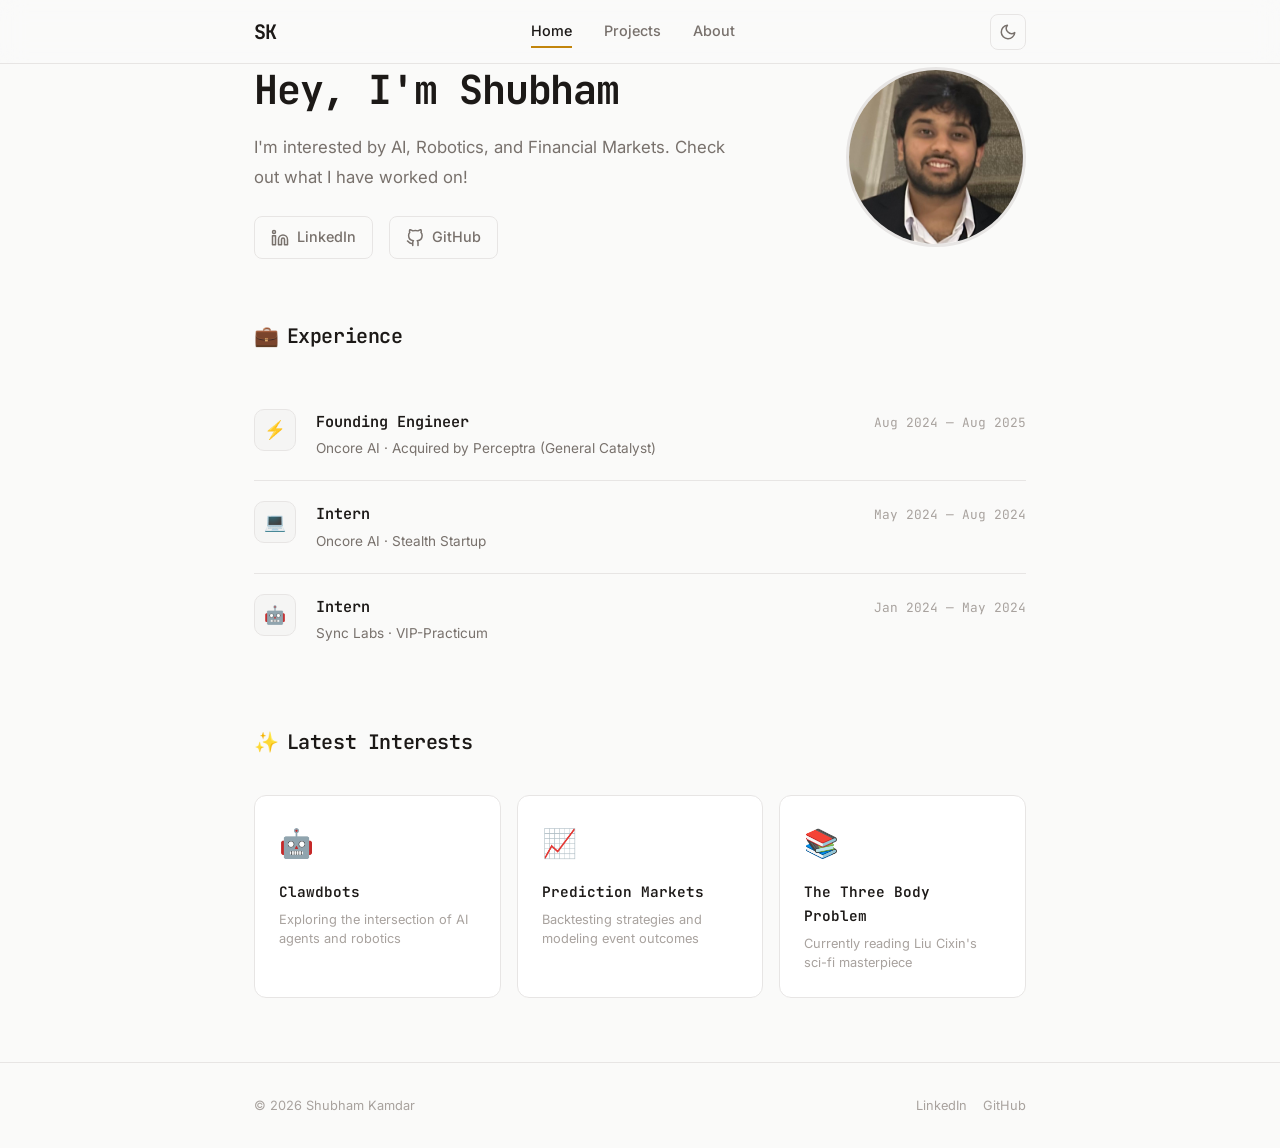
<file: index.html>
<!DOCTYPE html>
<html lang="en" data-theme="dark">
<head>
  <meta charset="UTF-8">
  <meta name="viewport" content="width=device-width, initial-scale=1.0">
  <title>Shubham Kamdar</title>
  <meta name="description" content="Shubham Kamdar — Engineer, builder, and maker. Interested in poker, AI, financial markets, robotics, and cool tech.">
  <meta name="author" content="Shubham Kamdar">

  <!-- Fonts -->
  <link rel="preconnect" href="https://fonts.googleapis.com">
  <link rel="preconnect" href="https://fonts.gstatic.com" crossorigin>
  <link href="https://fonts.googleapis.com/css2?family=Inter:wght@400;500;600;700&family=JetBrains+Mono:wght@400;500;600;700&display=swap" rel="stylesheet">

  <!-- Styles -->
  <link rel="stylesheet" href="css/style.css">

  <!-- Theme (prevent flash) -->
  <script>
    (function(){
      var t = localStorage.getItem('portfolio-theme');
      if (!t) t = window.matchMedia('(prefers-color-scheme: light)').matches ? 'light' : 'dark';
      document.documentElement.setAttribute('data-theme', t);
    })();
  </script>
</head>
<body>

  <!-- Navigation -->
  <nav class="navbar">
    <div class="nav-container">
      <a href="index.html" class="nav-logo">SK</a>
      <div class="nav-links">
        <a href="index.html" class="nav-link active">Home</a>
        <a href="projects.html" class="nav-link">Projects</a>
        <a href="about.html" class="nav-link">About</a>
      </div>
      <div class="nav-actions">
        <button class="theme-toggle" id="themeToggle" aria-label="Toggle theme">
          <!-- Sun icon (shown in dark mode) -->
          <svg class="icon-sun" xmlns="http://www.w3.org/2000/svg" width="18" height="18" viewBox="0 0 24 24" fill="none" stroke="currentColor" stroke-width="2" stroke-linecap="round" stroke-linejoin="round">
            <circle cx="12" cy="12" r="5"></circle>
            <line x1="12" y1="1" x2="12" y2="3"></line>
            <line x1="12" y1="21" x2="12" y2="23"></line>
            <line x1="4.22" y1="4.22" x2="5.64" y2="5.64"></line>
            <line x1="18.36" y1="18.36" x2="19.78" y2="19.78"></line>
            <line x1="1" y1="12" x2="3" y2="12"></line>
            <line x1="21" y1="12" x2="23" y2="12"></line>
            <line x1="4.22" y1="19.78" x2="5.64" y2="18.36"></line>
            <line x1="18.36" y1="5.64" x2="19.78" y2="4.22"></line>
          </svg>
          <!-- Moon icon (shown in light mode) -->
          <svg class="icon-moon" xmlns="http://www.w3.org/2000/svg" width="18" height="18" viewBox="0 0 24 24" fill="none" stroke="currentColor" stroke-width="2" stroke-linecap="round" stroke-linejoin="round">
            <path d="M21 12.79A9 9 0 1 1 11.21 3 7 7 0 0 0 21 12.79z"></path>
          </svg>
        </button>
        <button class="mobile-menu-toggle" id="mobileMenuToggle" aria-label="Toggle menu">
          <svg xmlns="http://www.w3.org/2000/svg" width="18" height="18" viewBox="0 0 24 24" fill="none" stroke="currentColor" stroke-width="2" stroke-linecap="round" stroke-linejoin="round">
            <line x1="3" y1="12" x2="21" y2="12"></line>
            <line x1="3" y1="6" x2="21" y2="6"></line>
            <line x1="3" y1="18" x2="21" y2="18"></line>
          </svg>
        </button>
      </div>
    </div>
  </nav>

  <!-- Mobile Menu -->
  <div class="mobile-menu" id="mobileMenu">
    <a href="index.html" class="nav-link active">Home</a>
    <a href="projects.html" class="nav-link">Projects</a>
    <a href="about.html" class="nav-link">About</a>
  </div>

  <main class="container">

    <!-- Hero -->
    <section class="hero">
      <div class="hero-content">
        <h1 class="hero-greeting">Hey, I'm Shubham</h1>
        <p class="hero-description">
          I'm interested by AI, Robotics, and Financial Markets. Check out what I have worked on!
        </p>
        <div class="social-links">
          <a href="https://www.linkedin.com/in/skkamdar/" target="_blank" rel="noopener noreferrer" class="social-link">
            <svg xmlns="http://www.w3.org/2000/svg" width="18" height="18" viewBox="0 0 24 24" fill="none" stroke="currentColor" stroke-width="2" stroke-linecap="round" stroke-linejoin="round">
              <path d="M16 8a6 6 0 0 1 6 6v7h-4v-7a2 2 0 0 0-2-2 2 2 0 0 0-2 2v7h-4v-7a6 6 0 0 1 6-6z"></path>
              <rect x="2" y="9" width="4" height="12"></rect>
              <circle cx="4" cy="4" r="2"></circle>
            </svg>
            LinkedIn
          </a>
          <a href="https://github.com/kamdarsk23" target="_blank" rel="noopener noreferrer" class="social-link">
            <svg xmlns="http://www.w3.org/2000/svg" width="18" height="18" viewBox="0 0 24 24" fill="none" stroke="currentColor" stroke-width="2" stroke-linecap="round" stroke-linejoin="round">
              <path d="M9 19c-5 1.5-5-2.5-7-3m14 6v-3.87a3.37 3.37 0 0 0-.94-2.61c3.14-.35 6.44-1.54 6.44-7A5.44 5.44 0 0 0 20 4.77 5.07 5.07 0 0 0 19.91 1S18.73.65 16 2.48a13.38 13.38 0 0 0-7 0C6.27.65 5.09 1 5.09 1A5.07 5.07 0 0 0 5 4.77a5.44 5.44 0 0 0-1.5 3.78c0 5.42 3.3 6.61 6.44 7A3.37 3.37 0 0 0 9 18.13V22"></path>
            </svg>
            GitHub
          </a>
        </div>
      </div>
      <div class="hero-image">
        <img src="images/headshot.jpg" alt="Shubham Kamdar" width="180" height="180">
      </div>
    </section>

    <!-- Experience -->
    <section class="section animate-in">
      <div class="section-header">
        <h2 class="section-title"><span class="emoji">&#128188;</span> Experience</h2>
      </div>
      <div class="experience-list stagger-children">
        <div class="experience-item animate-in">
          <div class="experience-icon">&#9889;</div>
          <div class="experience-content">
            <div class="experience-header">
              <span class="experience-title">Founding Engineer</span>
              <span class="experience-date">Aug 2024 — Aug 2025</span>
            </div>
            <p class="experience-company">Oncore AI · Acquired by Perceptra (General Catalyst)</p>
          </div>
        </div>
        <div class="experience-item animate-in">
          <div class="experience-icon">&#128187;</div>
          <div class="experience-content">
            <div class="experience-header">
              <span class="experience-title">Intern</span>
              <span class="experience-date">May 2024 — Aug 2024</span>
            </div>
            <p class="experience-company">Oncore AI · Stealth Startup</p>
          </div>
        </div>
        <div class="experience-item animate-in">
          <div class="experience-icon">&#129302;</div>
          <div class="experience-content">
            <div class="experience-header">
              <span class="experience-title">Intern</span>
              <span class="experience-date">Jan 2024 — May 2024</span>
            </div>
            <p class="experience-company">Sync Labs · VIP-Practicum</p>
          </div>
        </div>
      </div>
    </section>

    <!-- Latest Interests -->
    <section class="section animate-in">
      <div class="section-header">
        <h2 class="section-title"><span class="emoji">&#10024;</span> Latest Interests</h2>
      </div>
      <div class="interests-grid stagger-children">
        <div class="interest-card animate-in">
          <span class="interest-icon">&#129302;</span>
          <div class="interest-name">Clawdbots</div>
          <p class="interest-desc">Exploring the intersection of AI agents and robotics</p>
        </div>
        <div class="interest-card animate-in">
          <span class="interest-icon">&#128200;</span>
          <div class="interest-name">Prediction Markets</div>
          <p class="interest-desc">Backtesting strategies and modeling event outcomes</p>
        </div>
        <div class="interest-card animate-in">
          <span class="interest-icon">&#128218;</span>
          <div class="interest-name">The Three Body Problem</div>
          <p class="interest-desc">Currently reading Liu Cixin's sci-fi masterpiece</p>
        </div>
      </div>
    </section>

  </main>

  <!-- Footer -->
  <footer class="footer">
    <div class="footer-content">
      <span class="footer-text">&copy; 2026 Shubham Kamdar</span>
      <div class="footer-links">
        <a href="https://www.linkedin.com/in/skkamdar/" target="_blank" rel="noopener noreferrer" class="footer-link">LinkedIn</a>
        <a href="https://github.com/kamdarsk23" target="_blank" rel="noopener noreferrer" class="footer-link">GitHub</a>
      </div>
    </div>
  </footer>

  <script src="js/main.js"></script>
</body>
</html>
</file>
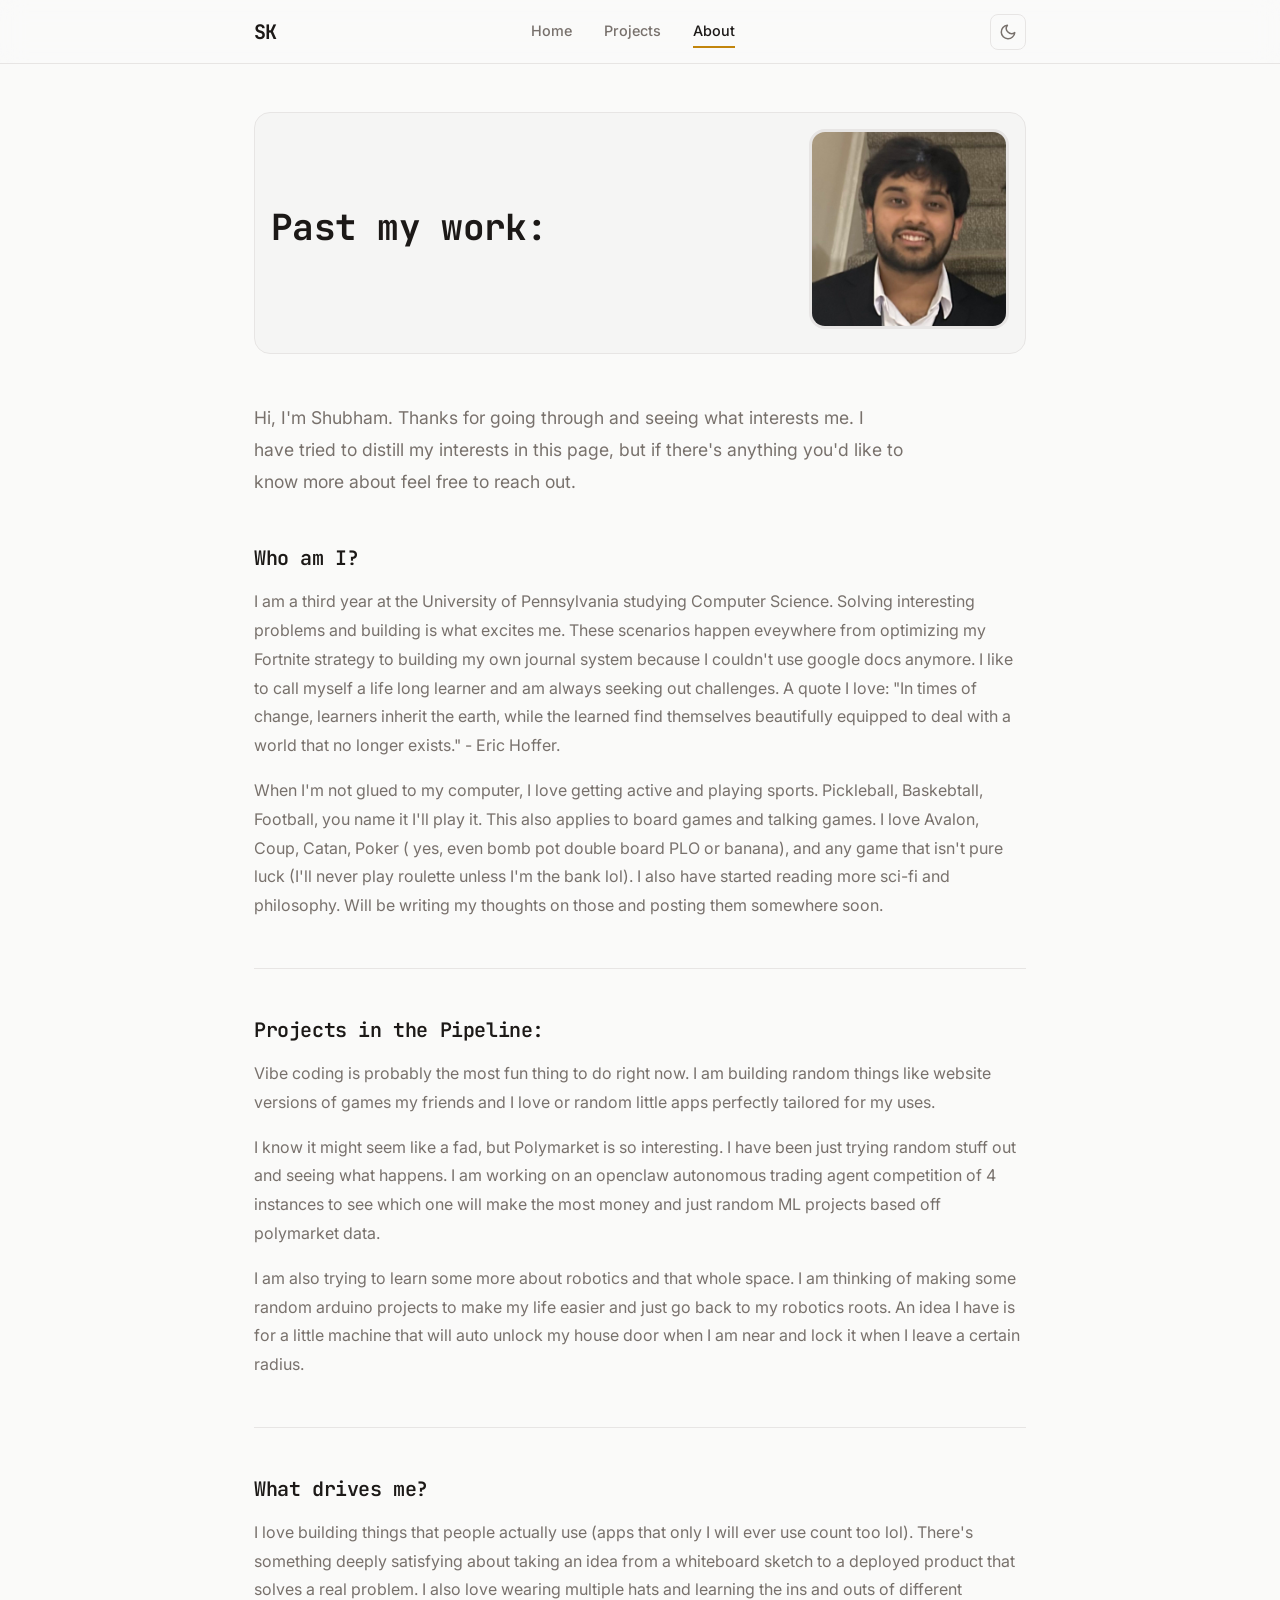
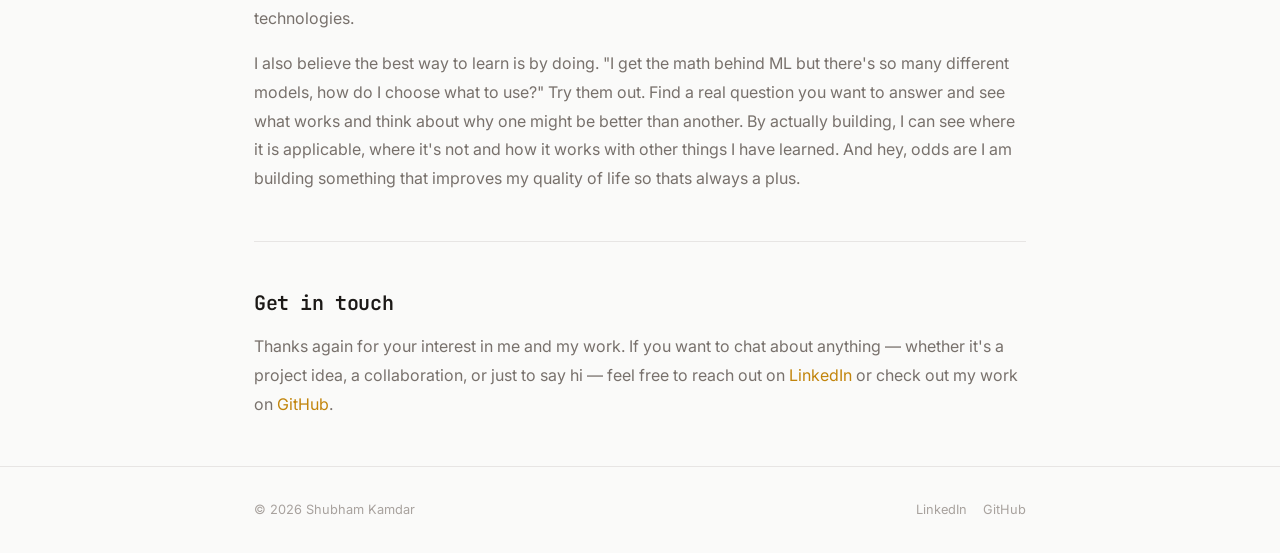
<file: about.html>
<!DOCTYPE html>
<html lang="en" data-theme="dark">
<head>
  <meta charset="UTF-8">
  <meta name="viewport" content="width=device-width, initial-scale=1.0">
  <title>About — Shubham Kamdar</title>
  <meta name="description" content="Learn more about Shubham Kamdar — engineer, builder, and maker.">

  <!-- Fonts -->
  <link rel="preconnect" href="https://fonts.googleapis.com">
  <link rel="preconnect" href="https://fonts.gstatic.com" crossorigin>
  <link href="https://fonts.googleapis.com/css2?family=Inter:wght@400;500;600;700&family=JetBrains+Mono:wght@400;500;600;700&display=swap" rel="stylesheet">

  <!-- Styles -->
  <link rel="stylesheet" href="css/style.css">

  <!-- Theme (prevent flash) -->
  <script>
    (function(){
      var t = localStorage.getItem('portfolio-theme');
      if (!t) t = window.matchMedia('(prefers-color-scheme: light)').matches ? 'light' : 'dark';
      document.documentElement.setAttribute('data-theme', t);
    })();
  </script>
</head>
<body>

  <!-- Navigation -->
  <nav class="navbar">
    <div class="nav-container">
      <a href="index.html" class="nav-logo">SK</a>
      <div class="nav-links">
        <a href="index.html" class="nav-link">Home</a>
        <a href="projects.html" class="nav-link">Projects</a>
        <a href="about.html" class="nav-link active">About</a>
      </div>
      <div class="nav-actions">
        <button class="theme-toggle" id="themeToggle" aria-label="Toggle theme">
          <svg class="icon-sun" xmlns="http://www.w3.org/2000/svg" width="18" height="18" viewBox="0 0 24 24" fill="none" stroke="currentColor" stroke-width="2" stroke-linecap="round" stroke-linejoin="round">
            <circle cx="12" cy="12" r="5"></circle>
            <line x1="12" y1="1" x2="12" y2="3"></line>
            <line x1="12" y1="21" x2="12" y2="23"></line>
            <line x1="4.22" y1="4.22" x2="5.64" y2="5.64"></line>
            <line x1="18.36" y1="18.36" x2="19.78" y2="19.78"></line>
            <line x1="1" y1="12" x2="3" y2="12"></line>
            <line x1="21" y1="12" x2="23" y2="12"></line>
            <line x1="4.22" y1="19.78" x2="5.64" y2="18.36"></line>
            <line x1="18.36" y1="5.64" x2="19.78" y2="4.22"></line>
          </svg>
          <svg class="icon-moon" xmlns="http://www.w3.org/2000/svg" width="18" height="18" viewBox="0 0 24 24" fill="none" stroke="currentColor" stroke-width="2" stroke-linecap="round" stroke-linejoin="round">
            <path d="M21 12.79A9 9 0 1 1 11.21 3 7 7 0 0 0 21 12.79z"></path>
          </svg>
        </button>
        <button class="mobile-menu-toggle" id="mobileMenuToggle" aria-label="Toggle menu">
          <svg xmlns="http://www.w3.org/2000/svg" width="18" height="18" viewBox="0 0 24 24" fill="none" stroke="currentColor" stroke-width="2" stroke-linecap="round" stroke-linejoin="round">
            <line x1="3" y1="12" x2="21" y2="12"></line>
            <line x1="3" y1="6" x2="21" y2="6"></line>
            <line x1="3" y1="18" x2="21" y2="18"></line>
          </svg>
        </button>
      </div>
    </div>
  </nav>

  <!-- Mobile Menu -->
  <div class="mobile-menu" id="mobileMenu">
    <a href="index.html" class="nav-link">Home</a>
    <a href="projects.html" class="nav-link">Projects</a>
    <a href="about.html" class="nav-link active">About</a>
  </div>

  <main class="container">

    <!-- About Hero Banner -->
    <div class="about-banner">
      <div class="about-banner-text">
        <h1 class="page-title">Past my work:</h1>
      </div>
      <div class="about-banner-image">
        <img src="images/headshot.jpg" alt="Shubham Kamdar" width="200" height="200">
      </div>
    </div>

    <!-- Intro -->
    <p class="about-intro animate-in">
      Hi, I'm Shubham.  Thanks for going through and seeing what interests me. I have tried to distill my interests in this page, but if there's anything you'd like to know more about feel free to reach out.
    </p>

    <!-- Who am I? -->
    <div class="about-section animate-in">
      <h2 class="about-section-title">Who am I?</h2>
      <p>
        I am a third year at the University of Pennsylvania studying Computer Science. Solving interesting problems and building is what excites me. These scenarios happen eveywhere from optimizing my Fortnite strategy to building my own journal system because I couldn't use google docs anymore. 
        I like to call myself a life long learner and am always seeking out challenges. A quote I love: "In times of change, learners inherit the earth, while the learned find themselves beautifully equipped to deal with a world that no longer exists." - Eric Hoffer.
      </p>
      <p>
        When I'm not glued to my computer, I love getting active and playing sports. Pickleball, Baskebtall, Football, you name it I'll play it. 
        This also applies to board games and talking games. I love Avalon, Coup, Catan, Poker ( yes, even bomb pot double board PLO or banana), and any  game that isn't pure luck (I'll never play roulette unless I'm the bank lol). 
        I also have started reading more sci-fi and philosophy. Will be writing my thoughts on those and posting them somewhere soon.
      </p>
    </div>

    <!-- What am I working on? -->
    <div class="about-section animate-in">
      <h2 class="about-section-title">Projects in the Pipeline:</h2>
      <p>
        Vibe coding is probably the most fun thing to do right now. I am building random things like website versions of games my friends and I love or random little apps perfectly tailored for my uses.
      </p>
      <p>
        I know it might seem like a fad, but Polymarket is so interesting. I have been just trying random stuff out and seeing what happens. I am working on an openclaw autonomous trading agent competition of 4 instances to see which one will make the most money and just random ML projects based off polymarket data.
      </p>
      <p>
        I am also trying to learn some more about robotics and that whole space. I am thinking of making some random arduino projects to make my life easier and just go back to my robotics roots. An idea I have is for a little machine that will auto unlock my house door when I am near and lock it when I leave a certain radius.
      </p>
    </div>

    <!-- What drives me? -->
    <div class="about-section animate-in">
      <h2 class="about-section-title">What drives me?</h2>
      <p>
        I love building things that people actually use (apps that only I will ever use count too lol). There's something deeply satisfying about taking an idea from a whiteboard sketch to a deployed product that solves a real problem. I also love wearing multiple hats and learning the ins and outs of different technologies.
      </p>
      <p>
        I also believe the best way to learn is by doing. "I get the math behind ML but there's so many different models, how do I choose what to use?" Try them out. Find a real question you want to answer and see what works and think about why one might be better than another.
        By actually building, I can see where it is applicable, where it's not and how it works with other things I have learned. And hey, odds are I am building something that improves my quality of life so thats always a plus.
      </p>
    </div>

    <!-- Get in touch -->
    <div class="about-section animate-in">
      <h2 class="about-section-title">Get in touch</h2>
      <p>
        Thanks again for your interest in me and my work. If you want to chat about anything — whether it's a project idea, a collaboration, or just to say hi — feel free to reach out on <a href="https://www.linkedin.com/in/skkamdar/" target="_blank" rel="noopener noreferrer">LinkedIn</a> or check out my work on <a href="https://github.com/kamdarsk23" target="_blank" rel="noopener noreferrer">GitHub</a>.
      </p>
    </div>

  </main>

  <!-- Footer -->
  <footer class="footer">
    <div class="footer-content">
      <span class="footer-text">&copy; 2026 Shubham Kamdar</span>
      <div class="footer-links">
        <a href="https://www.linkedin.com/in/skkamdar/" target="_blank" rel="noopener noreferrer" class="footer-link">LinkedIn</a>
        <a href="https://github.com/kamdarsk23" target="_blank" rel="noopener noreferrer" class="footer-link">GitHub</a>
      </div>
    </div>
  </footer>

  <script src="js/main.js"></script>
</body>
</html>
</file>
<file: css/style.css>
/* ============================================
   PORTFOLIO - Shubham Kamdar
   Modern, minimal portfolio with dark/light mode
   ============================================ */

/* --- Reset & Base --- */
*, *::before, *::after {
  margin: 0;
  padding: 0;
  box-sizing: border-box;
}

html {
  scroll-behavior: smooth;
  -webkit-text-size-adjust: 100%;
}

/* --- Theme Variables --- */
:root {
  /* Typography */
  --font-sans: 'Inter', -apple-system, BlinkMacSystemFont, 'Segoe UI', Roboto, sans-serif;
  --font-mono: 'JetBrains Mono', 'SF Mono', 'Fira Code', 'Consolas', monospace;

  /* Sizing */
  --max-width: 820px;
  --nav-height: 64px;

  /* Transitions */
  --transition-fast: 0.15s ease;
  --transition-normal: 0.3s ease;
  --transition-slow: 0.5s ease;
  --transition-theme: 0.6s ease;
}

/* Light Theme */
[data-theme="light"] {
  --bg: #fafaf9;
  --bg-secondary: #f5f5f4;
  --bg-tertiary: #ffffff;
  --text: #1c1917;
  --text-secondary: #78716c;
  --text-tertiary: #a8a29e;
  --accent: #c2850c;
  --accent-hover: #a87008;
  --accent-soft: rgba(194, 133, 12, 0.1);
  --border: #e7e5e4;
  --border-hover: #d6d3d1;
  --shadow: rgba(0, 0, 0, 0.05);
  --nav-bg: rgba(250, 250, 249, 0.85);
  --card-bg: #ffffff;
  --card-hover: #fafaf9;
  --code-bg: #f5f5f4;
  --icon-filter: none;
}

/* Dark Theme (default) */
[data-theme="dark"] {
  --bg: #0c0c0c;
  --bg-secondary: #141414;
  --bg-tertiary: #1a1a1a;
  --text: #ededed;
  --text-secondary: #888888;
  --text-tertiary: #555555;
  --accent: #e8a855;
  --accent-hover: #f0b866;
  --accent-soft: rgba(232, 168, 85, 0.1);
  --border: #222222;
  --border-hover: #333333;
  --shadow: rgba(0, 0, 0, 0.3);
  --nav-bg: rgba(12, 12, 12, 0.85);
  --card-bg: #161616;
  --card-hover: #1e1e1e;
  --code-bg: #1a1a1a;
  --icon-filter: invert(1);
}

body {
  font-family: var(--font-sans);
  background-color: var(--bg);
  color: var(--text);
  line-height: 1.7;
  font-size: 16px;
  padding-top: var(--nav-height);
  transition: background-color var(--transition-theme), color var(--transition-theme);
  min-height: 100vh;
  -webkit-font-smoothing: antialiased;
  -moz-osx-font-smoothing: grayscale;
}

/* --- Typography --- */
h1, h2, h3, h4 {
  font-family: var(--font-mono);
  font-weight: 600;
  line-height: 1.3;
  letter-spacing: -0.02em;
}

h1 {
  font-size: 2.25rem;
  margin-bottom: 1rem;
}

h2 {
  font-size: 1.5rem;
  margin-bottom: 1rem;
  color: var(--text);
}

h3 {
  font-size: 1.1rem;
  margin-bottom: 0.5rem;
}

p {
  color: var(--text-secondary);
  margin-bottom: 1rem;
}

a {
  color: var(--accent);
  text-decoration: none;
  transition: color var(--transition-fast);
}

a:hover {
  color: var(--accent-hover);
}

/* --- Container --- */
.container {
  max-width: var(--max-width);
  margin: 0 auto;
  padding: 0 1.5rem;
}

/* --- Navigation --- */
.navbar {
  position: fixed;
  top: 0;
  left: 0;
  right: 0;
  height: var(--nav-height);
  background: var(--nav-bg);
  backdrop-filter: blur(12px);
  -webkit-backdrop-filter: blur(12px);
  border-bottom: 1px solid var(--border);
  z-index: 1000;
  transition: background-color var(--transition-theme), border-color var(--transition-theme);
}

.nav-container {
  max-width: var(--max-width);
  margin: 0 auto;
  padding: 0 1.5rem;
  height: 100%;
  display: flex;
  align-items: center;
  justify-content: space-between;
}

.nav-logo {
  font-family: var(--font-mono);
  font-size: 1.25rem;
  font-weight: 700;
  color: var(--text);
  text-decoration: none;
  letter-spacing: -0.03em;
  transition: color var(--transition-fast);
}

.nav-logo:hover {
  color: var(--accent);
}

.nav-links {
  display: flex;
  align-items: center;
  gap: 2rem;
}

.nav-link {
  font-size: 0.9rem;
  font-weight: 500;
  color: var(--text-secondary);
  text-decoration: none;
  transition: color var(--transition-fast);
  position: relative;
}

.nav-link::after {
  content: '';
  position: absolute;
  bottom: -4px;
  left: 0;
  width: 0;
  height: 2px;
  background-color: var(--accent);
  transition: width var(--transition-normal);
}

.nav-link:hover,
.nav-link.active {
  color: var(--text);
}

.nav-link.active::after,
.nav-link:hover::after {
  width: 100%;
}

.nav-actions {
  display: flex;
  align-items: center;
  gap: 0.75rem;
}

.theme-toggle {
  background: none;
  border: 1px solid var(--border);
  border-radius: 8px;
  padding: 0.5rem;
  cursor: pointer;
  color: var(--text-secondary);
  display: flex;
  align-items: center;
  justify-content: center;
  transition: all var(--transition-fast);
  width: 36px;
  height: 36px;
}

.theme-toggle:hover {
  border-color: var(--border-hover);
  color: var(--text);
  background: var(--bg-secondary);
}

.theme-toggle svg {
  width: 18px;
  height: 18px;
}

.theme-toggle .icon-sun { display: none; }
.theme-toggle .icon-moon { display: block; }

[data-theme="dark"] .theme-toggle .icon-sun { display: block; }
[data-theme="dark"] .theme-toggle .icon-moon { display: none; }

/* Mobile Menu Toggle */
.mobile-menu-toggle {
  display: none;
  background: none;
  border: 1px solid var(--border);
  border-radius: 8px;
  padding: 0.5rem;
  cursor: pointer;
  color: var(--text-secondary);
  align-items: center;
  justify-content: center;
  transition: all var(--transition-fast);
  width: 36px;
  height: 36px;
}

.mobile-menu-toggle:hover {
  border-color: var(--border-hover);
  color: var(--text);
}

.mobile-menu-toggle svg {
  width: 18px;
  height: 18px;
}

/* Mobile Menu */
.mobile-menu {
  display: none;
  position: fixed;
  top: var(--nav-height);
  left: 0;
  right: 0;
  background: var(--nav-bg);
  backdrop-filter: blur(12px);
  -webkit-backdrop-filter: blur(12px);
  border-bottom: 1px solid var(--border);
  padding: 1rem 1.5rem;
  z-index: 999;
  transform: translateY(-10px);
  opacity: 0;
  transition: transform var(--transition-normal), opacity var(--transition-normal);
}

.mobile-menu.open {
  transform: translateY(0);
  opacity: 1;
}

.mobile-menu .nav-link {
  display: block;
  padding: 0.75rem 0;
  font-size: 1rem;
  border-bottom: 1px solid var(--border);
}

.mobile-menu .nav-link:last-child {
  border-bottom: none;
}

/* --- Main Content --- */
main {
  padding-top: 6.5rem;
  padding-bottom: 4rem;
  min-height: calc(100vh - 80px);
}

/* --- Hero Section --- */
.hero {
  display: flex;
  align-items: center;
  justify-content: space-between;
  gap: 3rem;
  margin-bottom: 4rem;
}

.hero-content {
  flex: 1;
}

.hero-greeting {
  font-family: var(--font-mono);
  font-size: 2.5rem;
  font-weight: 700;
  color: var(--text);
  margin-bottom: 1rem;
  letter-spacing: -0.03em;
}

.hero-description {
  font-size: 1.05rem;
  color: var(--text-secondary);
  line-height: 1.8;
  margin-bottom: 1.5rem;
  max-width: 500px;
}

.hero-image {
  flex-shrink: 0;
}

.hero-image img {
  width: 180px;
  height: 180px;
  border-radius: 50%;
  object-fit: cover;
  border: 3px solid var(--border);
  transition: border-color var(--transition-normal), transform var(--transition-normal);
}

.hero-image img:hover {
  border-color: var(--accent);
  transform: scale(1.02);
}

/* Social Links */
.social-links {
  display: flex;
  align-items: center;
  gap: 1rem;
}

.social-link {
  display: flex;
  align-items: center;
  gap: 0.5rem;
  color: var(--text-secondary);
  font-size: 0.9rem;
  font-weight: 500;
  padding: 0.5rem 1rem;
  border: 1px solid var(--border);
  border-radius: 8px;
  transition: all var(--transition-fast);
  text-decoration: none;
}

.social-link:hover {
  color: var(--text);
  border-color: var(--border-hover);
  background: var(--bg-secondary);
}

.social-link svg {
  width: 18px;
  height: 18px;
}

/* --- Section Styles --- */
.section {
  margin-bottom: 4rem;
}

.section-header {
  display: flex;
  align-items: center;
  justify-content: space-between;
  margin-bottom: 1.5rem;
}

.section-title {
  font-family: var(--font-mono);
  font-size: 1.25rem;
  font-weight: 600;
  color: var(--text);
  display: flex;
  align-items: center;
  gap: 0.5rem;
}

.section-title .emoji {
  font-family: var(--font-sans);
}

.section-link {
  font-size: 0.85rem;
  color: var(--text-tertiary);
  display: flex;
  align-items: center;
  gap: 0.25rem;
  transition: color var(--transition-fast);
}

.section-link:hover {
  color: var(--accent);
}

/* --- Experience Section --- */
.experience-list {
  display: flex;
  flex-direction: column;
  gap: 0;
}

.experience-item {
  display: flex;
  align-items: flex-start;
  gap: 1.25rem;
  padding: 1.25rem 0;
  border-bottom: 1px solid var(--border);
  transition: background-color var(--transition-fast);
}

.experience-item:last-child {
  border-bottom: none;
}

.experience-icon {
  width: 42px;
  height: 42px;
  border-radius: 10px;
  background: var(--bg-secondary);
  border: 1px solid var(--border);
  display: flex;
  align-items: center;
  justify-content: center;
  flex-shrink: 0;
  font-size: 1.1rem;
  transition: background-color var(--transition-normal), border-color var(--transition-normal);
}

.experience-content {
  flex: 1;
  min-width: 0;
}

.experience-header {
  display: flex;
  align-items: baseline;
  justify-content: space-between;
  gap: 1rem;
  margin-bottom: 0.15rem;
}

.experience-title {
  font-family: var(--font-mono);
  font-size: 0.95rem;
  font-weight: 600;
  color: var(--text);
}

.experience-date {
  font-size: 0.8rem;
  color: var(--text-tertiary);
  white-space: nowrap;
  font-family: var(--font-mono);
}

.experience-company {
  font-size: 0.85rem;
  color: var(--text-secondary);
  margin-bottom: 0;
}

/* --- Interests Section --- */
.interests-grid {
  display: grid;
  grid-template-columns: repeat(3, 1fr);
  gap: 1rem;
}

.interest-card {
  background: var(--card-bg);
  border: 1px solid var(--border);
  border-radius: 12px;
  padding: 1.5rem;
  transition: all var(--transition-fast), background-color var(--transition-theme), border-color var(--transition-theme);
  cursor: default;
}

.interest-card:hover {
  border-color: var(--border-hover);
  background: var(--card-hover);
  transform: translateY(-2px);
}

.interest-icon {
  font-size: 1.75rem;
  margin-bottom: 0.75rem;
  display: block;
}

.interest-name {
  font-family: var(--font-mono);
  font-size: 0.9rem;
  font-weight: 600;
  color: var(--text);
  margin-bottom: 0.35rem;
}

.interest-desc {
  font-size: 0.8rem;
  color: var(--text-tertiary);
  margin-bottom: 0;
  line-height: 1.5;
}

/* --- Projects Page --- */
.page-header {
  margin-bottom: 3rem;
}

.page-title {
  font-family: var(--font-mono);
  font-size: 2.25rem;
  font-weight: 700;
  margin-bottom: 0.5rem;
}

.page-subtitle {
  color: var(--text-secondary);
  font-size: 1.05rem;
}

.projects-grid {
  display: grid;
  grid-template-columns: repeat(2, 1fr);
  gap: 1.25rem;
}

.project-card {
  background: var(--card-bg);
  border: 1px solid var(--border);
  border-radius: 12px;
  padding: 1.75rem;
  transition: all var(--transition-fast), background-color var(--transition-theme), border-color var(--transition-theme);
  display: flex;
  flex-direction: column;
  text-decoration: none;
  color: inherit;
  min-height: 0; /* allow flex children to shrink */
}

.project-card:hover {
  border-color: var(--border-hover);
  background: var(--card-hover);
  transform: translateY(-2px);
  color: inherit;
}

.project-card-header {
  display: flex;
  align-items: flex-start;
  justify-content: space-between;
  margin-bottom: 1rem;
}

.project-icon {
  width: 48px;
  height: 48px;
  border-radius: 12px;
  background: var(--accent-soft);
  border: 1px solid var(--border);
  display: flex;
  align-items: center;
  justify-content: center;
  font-size: 1.4rem;
  flex-shrink: 0;
  transition: background-color var(--transition-normal);
}

.project-card:hover .project-icon {
  background: var(--accent-soft);
  border-color: var(--accent);
}

.project-arrow {
  color: var(--text-tertiary);
  transition: all var(--transition-fast);
  text-decoration: none;
  display: inline-flex;
}

.project-arrow:hover {
  color: var(--accent);
}

.project-card:hover .project-arrow {
  color: var(--accent);
  transform: translate(2px, -2px);
}

.project-arrow svg {
  width: 18px;
  height: 18px;
}

.project-name {
  font-family: var(--font-mono);
  font-size: 1rem;
  font-weight: 600;
  color: var(--text);
  margin-bottom: 0.4rem;
}

.project-desc {
  font-size: 0.85rem;
  color: var(--text-secondary);
  line-height: 1.6;
  margin-bottom: 1rem;
  flex: 1;
}

.project-tags {
  display: flex;
  flex-wrap: wrap;
  gap: 0.4rem;
}

.project-tag {
  font-family: var(--font-mono);
  font-size: 0.7rem;
  color: var(--text-tertiary);
  background: var(--bg-secondary);
  padding: 0.2rem 0.6rem;
  border-radius: 4px;
  border: 1px solid var(--border);
}

.project-image-placeholder,
.project-image {
  width: 100%;
  height: 100px;
  min-height: 100px;
  max-height: 100px;
  flex-shrink: 0;
  background: var(--bg-secondary);
  border: 1px solid var(--border);
  border-radius: 8px;
  margin-bottom: 1rem;
  overflow: hidden;
  transition: all var(--transition-fast);
}

.project-image-placeholder {
  border-style: dashed;
  display: flex;
  align-items: center;
  justify-content: center;
  color: var(--text-tertiary);
  font-size: 0.8rem;
}

.project-image img {
  width: 100%;
  height: 100%;
  min-width: 0;
  min-height: 0;
  object-fit: cover;
  object-position: center top;
  display: block;
  vertical-align: middle;
}

.project-card:hover .project-image-placeholder,
.project-card:hover .project-image {
  border-color: var(--border-hover);
}

/* --- About Page --- */
.about-banner {
  display: flex;
  align-items: center;
  justify-content: space-between;
  gap: 3rem;
  background: var(--bg-secondary);
  border: 1px solid var(--border);
  border-radius: 16px;
  padding: 1rem;
  margin-bottom: 3rem;
  margin-top: 3rem;
  transition: background-color var(--transition-theme), border-color var(--transition-theme);
}

.about-banner-text {
  flex: 1;
}

.about-banner-text .page-title {
  margin-bottom: 0.75rem;
}

.about-banner-text .page-subtitle {
  margin-bottom: 0;
}

.about-banner-image {
  flex-shrink: 0;
}

.about-banner-image img {
  width: 200px;
  height: 200px;
  border-radius: 16px;
  object-fit: cover;
  border: 3px solid var(--border);
  transition: border-color var(--transition-theme), transform var(--transition-normal);
}

.about-banner-image img:hover {
  border-color: var(--accent);
  transform: scale(1.02);
}

.about-intro {
  font-size: 1.1rem;
  line-height: 1.8;
  color: var(--text-secondary);
  margin-bottom: 3rem;
  max-width: 650px;
}

.about-section {
  margin-bottom: 3rem;
  padding-bottom: 3rem;
  border-bottom: 1px solid var(--border);
}

.about-section:last-child {
  border-bottom: none;
  padding-bottom: 0;
}

.about-section-title {
  font-family: var(--font-mono);
  font-size: 1.25rem;
  font-weight: 600;
  color: var(--text);
  margin-bottom: 1rem;
}

.about-section p {
  color: var(--text-secondary);
  line-height: 1.8;
  margin-bottom: 1rem;
}

.about-section p:last-child {
  margin-bottom: 0;
}

/* --- Footer --- */
.footer {
  border-top: 1px solid var(--border);
  padding: 2rem 0;
  transition: border-color var(--transition-theme);
}

.footer-content {
  max-width: var(--max-width);
  margin: 0 auto;
  padding: 0 1.5rem;
  display: flex;
  align-items: center;
  justify-content: space-between;
}

.footer-text {
  font-size: 0.8rem;
  color: var(--text-tertiary);
}

.footer-links {
  display: flex;
  align-items: center;
  gap: 1rem;
}

.footer-link {
  font-size: 0.8rem;
  color: var(--text-tertiary);
  transition: color var(--transition-fast);
}

.footer-link:hover {
  color: var(--text);
}

/* --- Animations --- */
.animate-in {
  opacity: 0;
  transform: translateY(20px);
  transition: opacity 0.6s ease, transform 0.6s ease;
}

.animate-in.visible {
  opacity: 1;
  transform: translateY(0);
}

/* Stagger children */
.stagger-children .animate-in:nth-child(1) { transition-delay: 0ms; }
.stagger-children .animate-in:nth-child(2) { transition-delay: 80ms; }
.stagger-children .animate-in:nth-child(3) { transition-delay: 160ms; }
.stagger-children .animate-in:nth-child(4) { transition-delay: 240ms; }
.stagger-children .animate-in:nth-child(5) { transition-delay: 320ms; }
.stagger-children .animate-in:nth-child(6) { transition-delay: 400ms; }
.stagger-children .animate-in:nth-child(7) { transition-delay: 480ms; }
.stagger-children .animate-in:nth-child(8) { transition-delay: 560ms; }

/* Hero entrance */
.hero-content {
  animation: fadeInUp 0.6s ease forwards;
}

.hero-image {
  animation: fadeInUp 0.6s ease 0.2s forwards;
  opacity: 0;
}

@keyframes fadeInUp {
  from {
    opacity: 0;
    transform: translateY(20px);
  }
  to {
    opacity: 1;
    transform: translateY(0);
  }
}

/* --- Responsive --- */
@media (max-width: 768px) {
  .nav-links {
    display: none;
  }

  .mobile-menu-toggle {
    display: flex;
  }

  .mobile-menu.show {
    display: block;
  }

  .mobile-menu.show.open {
    transform: translateY(0);
    opacity: 1;
  }

  .hero {
    flex-direction: column-reverse;
    text-align: center;
    gap: 2rem;
  }

  .hero-greeting {
    font-size: 2rem;
  }

  .hero-description {
    max-width: 100%;
  }

  .hero-image img {
    width: 140px;
    height: 140px;
  }

  .social-links {
    justify-content: center;
  }

  h1, .page-title {
    font-size: 1.75rem;
    margin-top: 3rem;
  }

  .about-banner {
    flex-direction: column-reverse;
    text-align: center;
    padding: 2rem;
    gap: 1.5rem;
  }

  .about-banner-image img {
    width: 150px;
    height: 150px;
  }

  .experience-header {
    flex-direction: column;
    gap: 0.25rem;
  }

  .interests-grid {
    grid-template-columns: 1fr;
  }

  .projects-grid {
    grid-template-columns: 1fr;
  }

  .footer-content {
    flex-direction: column;
    gap: 1rem;
    text-align: center;
  }
}

@media (max-width: 480px) {
  .hero-greeting {
    font-size: 1.75rem;
  }

  .social-links {
    flex-direction: column;
    gap: 0.5rem;
  }

  .social-link {
    justify-content: center;
  }
}

/* --- Utility --- */
.visually-hidden {
  position: absolute;
  width: 1px;
  height: 1px;
  padding: 0;
  margin: -1px;
  overflow: hidden;
  clip: rect(0, 0, 0, 0);
  border: 0;
}
</file>
